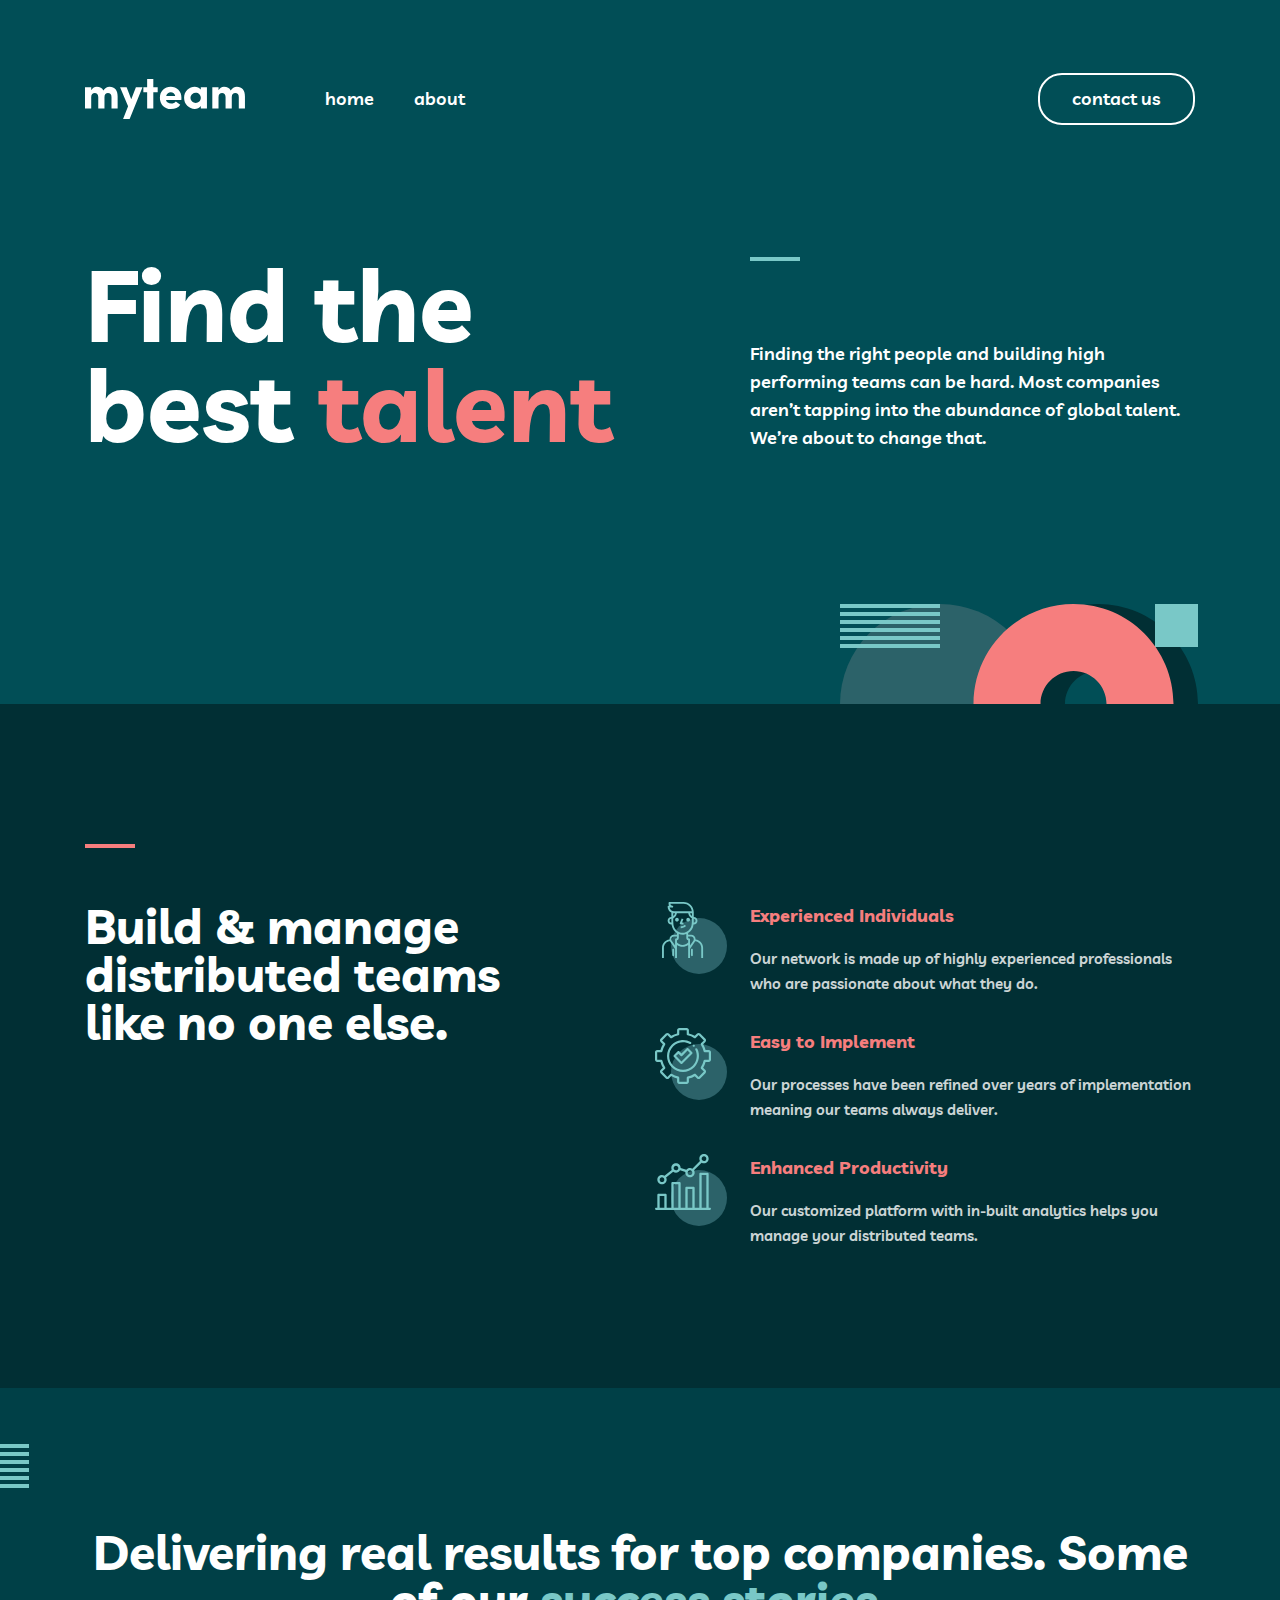
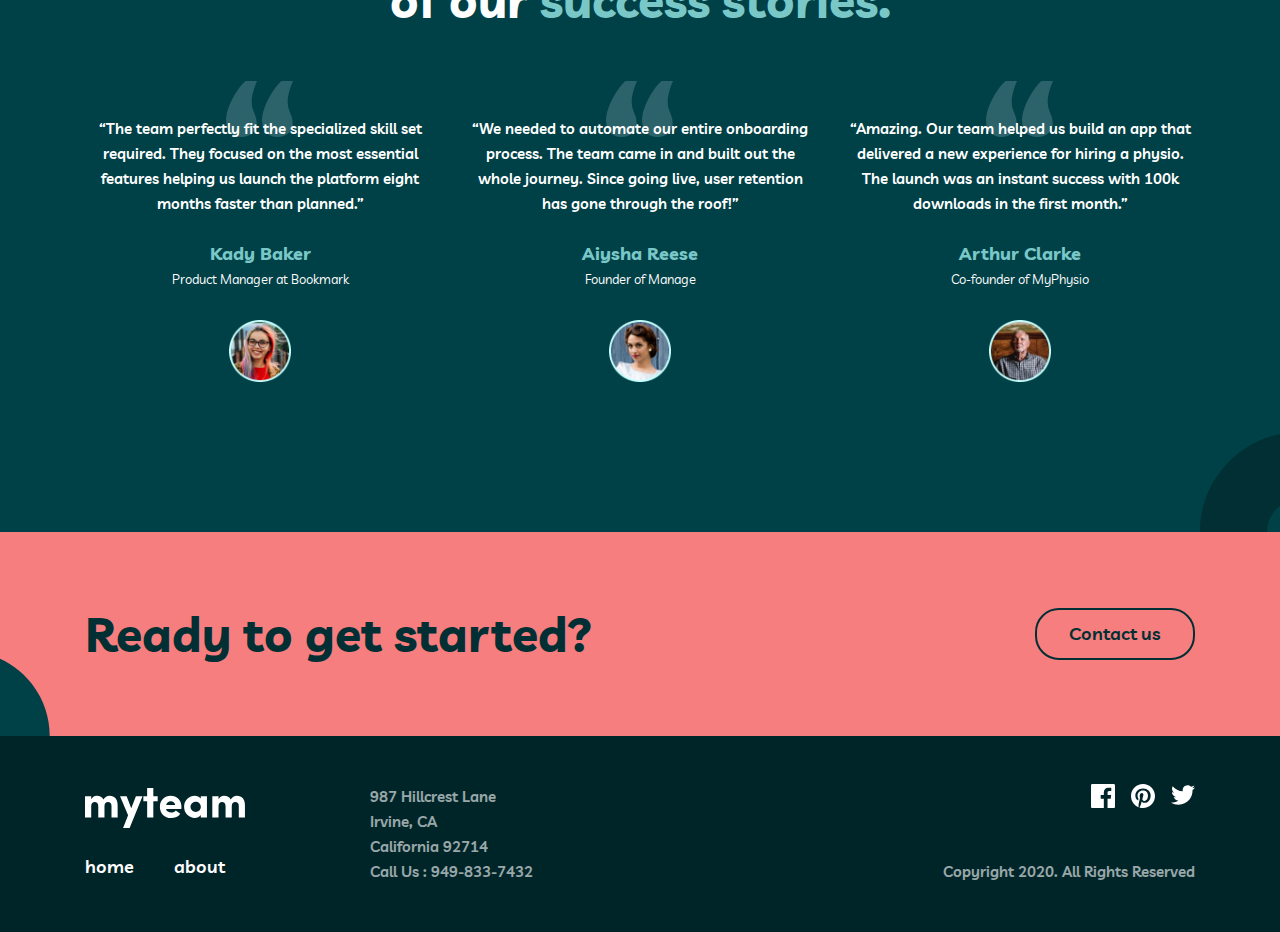
<file: index.html>
<!DOCTYPE html>
<html lang="en">
	<head>
		<meta charset="UTF-8" />
		<meta http-equiv="X-UA-Compatible" content="IE=edge" />
		<meta name="viewport" content="width=device-width, initial-scale=1.0" />
		<title>9-dars</title>
		<link rel="stylesheet" href="./css/main.css" />
	</head>
	<body>
		<header class="header">
			<div class="container">
				<div class="header__inner">
					<a class="header__site-logo" href="./index.html">
						<img
							class="header__img"
							src="./images/myteam.svg"
							alt="site logo"
							width="160"
							height="40"
						/>
					</a>

					<nav class="header__nav nav">
						<ol class="nav__list">
							<li class="nav__item"><a class="nav__link" href="#">home</a></li>
							<li class="nav__item"><a class="nav__link" href="./about.html">about</a></li>
							<li class="nav__item"><a class="nav__link" href="#">contact us</a></li>
						</ol>
					</nav>

					<button class="burger-button">&#9776;</button>
				</div>
			</div>
		</header>

		<main class="site-main">
			<section class="hero">
				<div class="container">
					<div class="hero__inner">
						<div class="hero__titlebox">
							<h1 class="hero__title">
								Find the <br />
								best <mark>talent</mark>
							</h1>
						</div>


						<div class="hero__textbox">
							<p class="hero__text">
								Finding the right people and building high performing teams can
								be hard. Most companies aren’t tapping into the abundance of
								global talent. We’re about to change that.
							</p>
						</div>
					</div>
				</div>
			</section>

			<section class="build">
				<div class="container">
					<div class="build__inner">
						<div class="build__allbox">
							<div class="build__titlebox">
								<h2 class="build__title">
									Build & manage distributed teams like no one else.
								</h2>
							</div>
							<div class="build__infobox">
								<ol class="build__list">
									<li class="build__item">
										<strong class="build__subtitle">Experienced Individuals</strong>
										<p class="build__text">
											Our network is made up of highly experienced professionals
											who are passionate about what they do.
										</p>
									</li>
									<li class="build__item">
										<strong class="build__subtitle">Easy to Implement</strong>
										<p class="build__text">
											Our processes have been refined over years of
											implementation meaning our teams always deliver.
										</p>
									</li>
									<li class="build__item">
										<strong class="build__subtitle">Enhanced Productivity</strong>
										<p class="build__text">
											Our customized platform with in-built analytics helps you
											manage your distributed teams.
										</p>
									</li>
								</ol>
							</div>
						</div>
					</div>
				</div>
			</section>

			<section class="succes">
				<div class="container">
					<div class="succes__titlebox">
						<h2 class="succes__title">
							Delivering real results for top companies. Some of our
							<mark> success stories.</mark>
						</h2>
					</div>

					<ul class="succes__list">
						<li class="succes__item">
							<p class="succes__text">
								“The team perfectly fit the specialized skill set required. They
								focused on the most essential features helping us launch the
								platform eight months faster than planned.”
							</p>
							<strong class="succes__name">Kady Baker</strong>
							<span class="succes__job">Product Manager at Bookmark</span>
							<img
								class="succes__photo"
								src="./images/Oval.png"
								alt="img"
								srcset="./images/Oval.png 1x, ./images/Oval@2x.png 2x"
							/>
						</li>

						<li class="succes__item">
							<p class="succes__text">
								“We needed to automate our entire onboarding process. The team
								came in and built out the whole journey. Since going live, user
								retention has gone through the roof!”
							</p>
							<strong class="succes__name">Aiysha Reese</strong>
							<span class="succes__job">Founder of Manage</span>
							<img
								class="succes__photo"
								src="./images/Oval2.png"
								alt="img"
								srcset="./images/Oval2.png 1x, ./images/Oval2@2x.png 2x"
							/>
						</li>

						<li class="succes__item">
							<p class="succes__text">
								“Amazing. Our team helped us build an app that delivered a new
								experience for hiring a physio. The launch was an instant
								success with 100k downloads in the first month.”
							</p>
							<strong class="succes__name">Arthur Clarke</strong>
							<span class="succes__job">Co-founder of MyPhysio</span>
							<img
								class="succes__photo"
								src="./images/Oval3.png"
								alt="img"
								srcset="./images/Oval3.png 1x, ./images/Oval3@2x.png 2x"
							/>
						</li>
					</ul>
				</div>
			</section>

			<section class="ready">
				<div class="container">
					<div class="ready__inner">
						<h2 class="ready__title">Ready to get started?</h2>

						<a href="#" class="ready__btn">Contact us</a>
					</div>
				</div>
			</section>
		</main>

		<footer class="site-footer footer">
			<div class="container">
				<div class="footer__inner">
					<div class="footer__left">
						<div class="footer__links">
							<a href="index.html" class="footer__site-logo">
								<img
									class="footer__img"
									src="./images/myteam.svg"
									alt="site logo"
								/>
							</a>
							<ol class="footer__list">
								<li class="footer__item">
									<a class="footer__link" href="index.html">home</a>
								</li>
								<li class="footer__item">
									<a class="footer__link" href="about.html">about</a>
								</li>
							</ol>
						</div>
						<div class="footer__infobox">
							<span class="footer__text">987 Hillcrest Lane</span>
							<span class="footer__text">Irvine, CA </span>
							<span class="footer__text">California 92714 </span>
							<span class="footer__text">Call Us : 949-833-7432</span>
						</div>
					</div>

					<div class="footer__right">
						<div class="footer__smedia">
							<a class="footer__sitem" href="https://www.facebook.com/">
								<img
									class="footer__simg"
									src="./images/facebook.svg"
									alt="Facebook icon"
								/>
							</a>
							<a class="footer__sitem" href="https://www.pinterest.ru/">
								<img
									class="footer__simg"
									src="./images/pinterres.svg"
									alt="Pinterest icon"
								/>
							</a>
							<a class="footer__simg" href="https://twitter.com/twitter">
								<img
									class="footer__sitem"
									src="./images/twitter.svg"
									alt="twiter icon"
								/>
							</a>
						</div>
						<span class="footer__copyright">
							Copyright 2020. All Rights Reserved
						</span>
					</div>
				</div>
			</div>
		</footer>
	</body>
</html>
</file>
<file: css/main.css>
@charset "UTF-8";
/* livvic-regular - latin */
@font-face {
  font-family: 'Livvic';
  font-style: normal;
  font-weight: 400;
  font-display: swap;
  src: url("../fonts/livvic-v13-latin-regular.woff2") format("woff2"), url("../fonts/livvic-v13-latin-regular.woff") format("woff");
  /* Chrome 6+, Firefox 3.6+, IE 9+, Safari 5.1+ */
}

/* livvic-600 - latin */
@font-face {
  font-family: 'Livvic';
  font-style: normal;
  font-weight: 600;
  font-display: swap;
  src: url("../fonts/livvic-v13-latin-600.woff2") format("woff2"), url("../fonts/livvic-v13-latin-600.woff") format("woff");
  /* Chrome 6+, Firefox 3.6+, IE 9+, Safari 5.1+ */
}

/* livvic-700 - latin */
@font-face {
  font-family: 'Livvic';
  font-style: normal;
  font-weight: 700;
  font-display: swap;
  src: url("../fonts/livvic-v13-latin-700.woff2") format("woff2"), url("../fonts/livvic-v13-latin-700.woff") format("woff");
  /* Chrome 6+, Firefox 3.6+, IE 9+, Safari 5.1+ */
}

/*! normalize.css v8.0.1 | MIT License | github.com/necolas/normalize.css */
/* Document
   ========================================================================== */
/**
 * 1. Correct the line height in all browsers.
 * 2. Prevent adjustments of font size after orientation changes in iOS.
 */
html {
  line-height: 1.15;
  /* 1 */
  -webkit-text-size-adjust: 100%;
  /* 2 */
}

/* Sections
   ========================================================================== */
/**
 * Remove the margin in all browsers.
 */
body {
  margin: 0;
}

/**
 * Render the `main` element consistently in IE.
 */
main {
  display: block;
}

/**
 * Correct the font size and margin on `h1` elements within `section` and
 * `article` contexts in Chrome, Firefox, and Safari.
 */
h1 {
  font-size: 2em;
  margin: 0.67em 0;
}

/* Grouping content
   ========================================================================== */
/**
 * 1. Add the correct box sizing in Firefox.
 * 2. Show the overflow in Edge and IE.
 */
hr {
  -webkit-box-sizing: content-box;
          box-sizing: content-box;
  /* 1 */
  height: 0;
  /* 1 */
  overflow: visible;
  /* 2 */
}

/**
 * 1. Correct the inheritance and scaling of font size in all browsers.
 * 2. Correct the odd `em` font sizing in all browsers.
 */
pre {
  font-family: monospace, monospace;
  /* 1 */
  font-size: 1em;
  /* 2 */
}

/* Text-level semantics
   ========================================================================== */
/**
 * Remove the gray background on active links in IE 10.
 */
a {
  background-color: transparent;
}

/**
 * 1. Remove the bottom border in Chrome 57-
 * 2. Add the correct text decoration in Chrome, Edge, IE, Opera, and Safari.
 */
abbr[title] {
  border-bottom: none;
  /* 1 */
  text-decoration: underline;
  /* 2 */
  -webkit-text-decoration: underline dotted;
          text-decoration: underline dotted;
  /* 2 */
}

/**
 * Add the correct font weight in Chrome, Edge, and Safari.
 */
b,
strong {
  font-weight: bolder;
}

/**
 * 1. Correct the inheritance and scaling of font size in all browsers.
 * 2. Correct the odd `em` font sizing in all browsers.
 */
code,
kbd,
samp {
  font-family: monospace, monospace;
  /* 1 */
  font-size: 1em;
  /* 2 */
}

/**
 * Add the correct font size in all browsers.
 */
small {
  font-size: 80%;
}

/**
 * Prevent `sub` and `sup` elements from affecting the line height in
 * all browsers.
 */
sub,
sup {
  font-size: 75%;
  line-height: 0;
  position: relative;
  vertical-align: baseline;
}

sub {
  bottom: -0.25em;
}

sup {
  top: -0.5em;
}

/* Embedded content
   ========================================================================== */
/**
 * Remove the border on images inside links in IE 10.
 */
img {
  border-style: none;
}

/* Forms
   ========================================================================== */
/**
 * 1. Change the font styles in all browsers.
 * 2. Remove the margin in Firefox and Safari.
 */
button,
input,
optgroup,
select,
textarea {
  font-family: inherit;
  /* 1 */
  font-size: 100%;
  /* 1 */
  line-height: 1.15;
  /* 1 */
  margin: 0;
  /* 2 */
}

/**
 * Show the overflow in IE.
 * 1. Show the overflow in Edge.
 */
button,
input {
  /* 1 */
  overflow: visible;
}

/**
 * Remove the inheritance of text transform in Edge, Firefox, and IE.
 * 1. Remove the inheritance of text transform in Firefox.
 */
button,
select {
  /* 1 */
  text-transform: none;
}

/**
 * Correct the inability to style clickable types in iOS and Safari.
 */
button,
[type="button"],
[type="reset"],
[type="submit"] {
  -webkit-appearance: button;
}

/**
 * Remove the inner border and padding in Firefox.
 */
button::-moz-focus-inner,
[type="button"]::-moz-focus-inner,
[type="reset"]::-moz-focus-inner,
[type="submit"]::-moz-focus-inner {
  border-style: none;
  padding: 0;
}

/**
 * Restore the focus styles unset by the previous rule.
 */
button:-moz-focusring,
[type="button"]:-moz-focusring,
[type="reset"]:-moz-focusring,
[type="submit"]:-moz-focusring {
  outline: 1px dotted ButtonText;
}

/**
 * Correct the padding in Firefox.
 */
fieldset {
  padding: 0.35em 0.75em 0.625em;
}

/**
 * 1. Correct the text wrapping in Edge and IE.
 * 2. Correct the color inheritance from `fieldset` elements in IE.
 * 3. Remove the padding so developers are not caught out when they zero out
 *    `fieldset` elements in all browsers.
 */
legend {
  -webkit-box-sizing: border-box;
          box-sizing: border-box;
  /* 1 */
  color: inherit;
  /* 2 */
  display: table;
  /* 1 */
  max-width: 100%;
  /* 1 */
  padding: 0;
  /* 3 */
  white-space: normal;
  /* 1 */
}

/**
 * Add the correct vertical alignment in Chrome, Firefox, and Opera.
 */
progress {
  vertical-align: baseline;
}

/**
 * Remove the default vertical scrollbar in IE 10+.
 */
textarea {
  overflow: auto;
}

/**
 * 1. Add the correct box sizing in IE 10.
 * 2. Remove the padding in IE 10.
 */
[type="checkbox"],
[type="radio"] {
  -webkit-box-sizing: border-box;
          box-sizing: border-box;
  /* 1 */
  padding: 0;
  /* 2 */
}

/**
 * Correct the cursor style of increment and decrement buttons in Chrome.
 */
[type="number"]::-webkit-inner-spin-button,
[type="number"]::-webkit-outer-spin-button {
  height: auto;
}

/**
 * 1. Correct the odd appearance in Chrome and Safari.
 * 2. Correct the outline style in Safari.
 */
[type="search"] {
  -webkit-appearance: textfield;
  /* 1 */
  outline-offset: -2px;
  /* 2 */
}

/**
 * Remove the inner padding in Chrome and Safari on macOS.
 */
[type="search"]::-webkit-search-decoration {
  -webkit-appearance: none;
}

/**
 * 1. Correct the inability to style clickable types in iOS and Safari.
 * 2. Change font properties to `inherit` in Safari.
 */
::-webkit-file-upload-button {
  -webkit-appearance: button;
  /* 1 */
  font: inherit;
  /* 2 */
}

/* Interactive
   ========================================================================== */
/*
 * Add the correct display in Edge, IE 10+, and Firefox.
 */
details {
  display: block;
}

/*
 * Add the correct display in all browsers.
 */
summary {
  display: list-item;
}

/* Misc
   ========================================================================== */
/**
 * Add the correct display in IE 10+.
 */
template {
  display: none;
}

/**
 * Add the correct display in IE 10.
 */
[hidden] {
  display: none;
}

html {
  scroll-behavior: smooth;
}

*, *::after, *::before {
  -webkit-box-sizing: border-box;
          box-sizing: border-box;
}

body {
  margin: 0;
  padding: 0;
  overflow-x: hidden;
  font-family: 'Livvic','Arial',sans-serif;
}

img {
  vertical-align: middle;
  -o-object-fit: cover;
     object-fit: cover;
}

.visually-hidden {
  position: absolute;
  width: 1px;
  height: 1px;
  margin: -1px;
  padding: 0;
  overflow: hidden;
  border: 0;
  clip: rect(0 0 0 0);
}

.container {
  max-width: 1150px;
  width: 100%;
  margin: 0 auto;
  padding: 0 20px;
}

.header {
  padding-top: 73px;
  padding-bottom: 129px;
  background-color: #014E56;
}

.header__inner {
  display: -webkit-box;
  display: -ms-flexbox;
  display: flex;
  -webkit-box-align: center;
      -ms-flex-align: center;
          align-items: center;
}

.nav {
  width: 100%;
}

.nav__list {
  display: -webkit-box;
  display: -ms-flexbox;
  display: flex;
  -webkit-box-align: center;
      -ms-flex-align: center;
          align-items: center;
  margin: 0;
  padding: 0;
  list-style-type: none;
  margin-left: 80px;
}

.nav__item:nth-child(1) {
  margin-right: 40px;
}

.nav__item:nth-child(3) {
  margin-left: auto;
}

.nav__item:nth-child(3) > .nav__link {
  padding: 10px 32px;
  border-radius: 24px;
  border: 2px solid #FFFFFF;
  -webkit-transition: all 0.2s ease;
  transition: all 0.2s ease;
}

.nav__link {
  display: inline-block;
  font-weight: 600;
  font-size: 18px;
  line-height: 28px;
  text-decoration: none;
  border-radius: 24px;
  color: #FFFFFF;
}

.nav__item:nth-child(3) > .nav__link:hover {
  color: #333;
  background-color: #FFFFFF;
}

.burger-button {
  display: none;
  margin-left: auto;
  font-size: 30px;
  color: #FFFFFF;
  background-color: #014E56;
  border: none;
}

@media only screen and (max-width: 768px) {
  .header {
    padding-top: 64px;
    padding-bottom: 112px;
  }
  .nav__list {
    margin-left: 48px;
  }
}

@media only screen and (max-width: 576px) {
  .header {
    padding-top: 48px;
    padding-bottom: 80px;
  }
  .nav {
    display: none;
  }
  .burger-button {
    display: inline-block;
  }
}

.hero {
  position: relative;
  overflow-x: hidden;
  padding-bottom: 250px;
  background-color: #014E56;
}

.hero::before {
  position: absolute;
  top: 0;
  left: calc(50% - 770px);
  display: inline-block;
  width: 100px;
  height: 200px;
  background-image: url("../images/hero-bg-image2.svg");
  background-repeat: no-repeat;
  content: "";
}

.hero::after {
  position: absolute;
  bottom: 0;
  left: calc(50% + 200px);
  display: inline-block;
  width: 358px;
  height: 100px;
  background-image: url("../images/hero-bg-image1.svg");
  background-repeat: no-repeat;
  content: "";
}

.hero__inner {
  display: -webkit-box;
  display: -ms-flexbox;
  display: flex;
  -webkit-box-align: center;
      -ms-flex-align: center;
          align-items: center;
}

.hero__titlebox {
  max-width: 635px;
  width: 100%;
  margin-right: 30px;
}

.hero__title {
  margin: 0;
  padding: 0;
  font-weight: 700;
  font-size: 100px;
  line-height: 100px;
  color: #FFFFFF;
}

.hero__title mark {
  color: #F67E7E;
  background-color: transparent;
}

.hero__textbox {
  position: relative;
  padding-top: 83px;
  max-width: 445px;
}

.hero__textbox ::before {
  position: absolute;
  top: 0;
  left: 0;
  display: inline-block;
  width: 50px;
  height: 4px;
  background-color: #79C8C7;
  content: "";
}

.hero__text {
  margin: 0;
  padding: 0;
  font-weight: 600;
  font-size: 18px;
  line-height: 28px;
  color: #FFFFFF;
}

@media only screen and (max-width: 768px) {
  .hero {
    position: relative;
    padding-bottom: 250px;
    background-color: #014E56;
  }
  .hero::before {
    display: none;
  }
  .hero::after {
    bottom: 0;
    left: calc(50% - 179px);
  }
  .hero__inner {
    display: -webkit-box;
    display: -ms-flexbox;
    display: flex;
    -webkit-box-align: center;
        -ms-flex-align: center;
            align-items: center;
    -webkit-box-orient: vertical;
    -webkit-box-direction: normal;
        -ms-flex-direction: column;
            flex-direction: column;
  }
  .hero__titlebox {
    width: 100%;
    margin-right: 0;
    margin-bottom: 24px;
    text-align: center;
  }
  .hero__title {
    font-size: 64px;
    line-height: 56px;
  }
  .hero__title mark {
    line-height: 56px;
  }
  .hero__textbox {
    max-width: 457px;
    padding-top: 0;
    text-align: center;
  }
  .hero__textbox ::before {
    display: none;
  }
  .hero__text {
    font-size: 15px;
    line-height: 28px;
  }
}

@media only screen and (max-width: 576px) {
  .hero__title {
    font-size: 40px;
    line-height: 40px;
  }
  .hero__title mark {
    line-height: 40px;
  }
  .hero__text {
    font-size: 15px;
    line-height: 28px;
  }
}

.build {
  position: relative;
  padding-top: 198px;
  padding-bottom: 140px;
  background-image: url("../images/build-bg-image1.svg");
  background-size: 300px 244px;
  background-position: calc(50% + 720px) bottom;
  background-repeat: no-repeat;
  background-color: #012F34;
}

.build__inner {
  display: -webkit-box;
  display: -ms-flexbox;
  display: flex;
  -webkit-box-align: center;
      -ms-flex-align: center;
          align-items: center;
  -webkit-box-align: start;
      -ms-flex-align: start;
          align-items: flex-start;
}

.build__allbox {
  display: -webkit-box;
  display: -ms-flexbox;
  display: flex;
  -webkit-box-align: center;
      -ms-flex-align: center;
          align-items: center;
  -webkit-box-align: start;
      -ms-flex-align: start;
          align-items: flex-start;
  width: 100%;
}

.build__titlebox {
  max-width: 445px;
  width: 100%;
  margin-right: 220px;
}

.build__title {
  position: relative;
  margin: 0;
  padding: 0;
  font-weight: 700;
  font-size: 48px;
  line-height: 48px;
  color: #FFFFFF;
}

.build__title::before {
  position: absolute;
  top: -58px;
  left: 0;
  display: inline-block;
  width: 50px;
  height: 4px;
  background-color: #F67E7E;
  content: '';
}

.build__infobox {
  max-width: 445px;
  width: 100%;
}

.build__list {
  margin: 0;
  padding: 0;
  list-style-type: none;
}

.build__item {
  position: relative;
  margin-top: 32px;
}

.build__item:nth-child(1) {
  margin-top: 0;
}

.build__item::before {
  position: absolute;
  z-index: 1000;
  top: 0;
  left: -95px;
  display: inline-block;
  width: 72px;
  height: 72px;
  background-image: url("../images/build-list-image1.svg");
  content: '';
}

.build__item:nth-child(2)::before {
  background-image: url("../images/build-list-image2.svg");
}

.build__item:nth-child(3)::before {
  background-image: url("../images/build-list-image3.svg");
}

.build__subtitle {
  display: inline-block;
  margin-bottom: 16px;
  font-weight: 700;
  font-size: 18px;
  line-height: 28px;
  color: #F67E7E;
}

.build__text {
  margin: 0;
  padding: 0;
  font-weight: 600;
  font-size: 15px;
  line-height: 25px;
  color: #FFFFFF;
  mix-blend-mode: normal;
  opacity: 0.8;
}

@media only screen and (max-width: 768px) {
  .build {
    padding-top: 136px;
    padding-bottom: 100px;
    background-position: right -100px top;
  }
  .build__inner {
    -webkit-box-pack: center;
        -ms-flex-pack: center;
            justify-content: center;
  }
  .build__allbox {
    -webkit-box-orient: vertical;
    -webkit-box-direction: normal;
        -ms-flex-direction: column;
            flex-direction: column;
    max-width: 573px;
    width: 100%;
  }
  .build__titlebox {
    margin-right: 0;
    margin-bottom: 64px;
  }
  .build__titlebox .build__title {
    font-size: 32px;
    line-height: 32px;
  }
  .build__titlebox .build__title::before {
    top: -32px;
  }
  .build__infobox {
    max-width: 478px;
    margin-left: 95px;
    width: 100%;
  }
}

@media only screen and (max-width: 576px) {
  .build {
    padding-top: 100px;
    padding-bottom: 64px;
  }
  .build__inner {
    -webkit-box-pack: center;
        -ms-flex-pack: center;
            justify-content: center;
  }
  .build__allbox {
    max-width: 100%;
  }
  .build__titlebox {
    max-width: 240px;
    width: 100%;
    margin-bottom: 56px;
  }
  .build__infobox {
    display: -webkit-box;
    display: -ms-flexbox;
    display: flex;
    -webkit-box-align: center;
        -ms-flex-align: center;
            align-items: center;
    -webkit-box-pack: center;
        -ms-flex-pack: center;
            justify-content: center;
    margin-left: 0;
    max-width: 100%;
  }
  .build__list {
    max-width: 327px;
  }
  .build__item {
    padding-top: 88px;
    margin-top: 48px;
    text-align: center;
  }
  .build__item:nth-child(1) {
    margin-top: 0;
  }
  .build__item::before {
    top: 0;
    left: calc(50% - 36px);
  }
}

.succes {
  padding-top: 140px;
  padding-bottom: 150px;
  background-image: url("../images/succes-bg-image1.svg"), url("../images/succes-bg-image2.svg");
  background-repeat: no-repeat;
  background-size: 147px 100px, 200px 100px;
  background-position: calc(50% - 685px) top, calc(50% + 660px) bottom;
  background-color: #004047;
}

.succes__titlebox {
  margin: 0 auto;
}

.succes__title {
  margin: 0;
  margin-bottom: 92px;
  padding: 0;
  font-weight: 700;
  font-size: 48px;
  line-height: 48px;
  text-align: center;
  color: #FFFFFF;
}

.succes__title mark {
  color: #79C8C7;
  background-color: transparent;
}

.succes__list {
  margin: 0;
  padding: 0;
  list-style-type: none;
  display: -webkit-box;
  display: -ms-flexbox;
  display: flex;
  -webkit-box-align: center;
      -ms-flex-align: center;
          align-items: center;
}

.succes__item {
  position: relative;
  z-index: 100;
  max-width: 350px;
  width: 100%;
  text-align: center;
}

.succes__item + .succes__item {
  margin-left: 30px;
}

.succes__item::before {
  position: absolute;
  z-index: -100;
  top: -35px;
  left: calc(50% - 34px);
  display: inline-block;
  width: 67px;
  height: 56px;
  background-image: url("../images/“.svg");
  content: '';
}

.succes__text {
  margin: 0;
  margin-bottom: 24px;
  padding: 0;
  font-weight: 600;
  font-size: 15px;
  line-height: 25px;
  color: #FFFFFF;
}

.succes__name {
  display: block;
  margin-bottom: 2px;
  font-weight: 700;
  font-size: 18px;
  line-height: 28px;
  color: #79C8C7;
}

.succes__job {
  display: block;
  margin-bottom: 32px;
  font-size: 13px;
  line-height: 18px;
  text-align: center;
  color: #FFFFFF;
}

.succes__photo {
  width: 62px;
  height: 62px;
}

@media only screen and (max-width: 768px) {
  .succes {
    padding-top: 100px;
    padding-bottom: 100px;
    background-position: left top, right bottom;
  }
  .succes__titlebox {
    max-width: 470px;
    width: 100%;
  }
  .succes__title {
    margin-bottom: 84px;
    font-size: 32px;
    line-height: 32px;
  }
  .succes__list {
    -webkit-box-orient: vertical;
    -webkit-box-direction: normal;
        -ms-flex-direction: column;
            flex-direction: column;
  }
  .succes__item {
    max-width: 573px;
  }
  .succes__item + .succes__item {
    margin-left: 0;
    margin-top: 84px;
  }
  .succes__text {
    margin-bottom: 16px;
  }
  .succes__job {
    margin-bottom: 16px;
  }
}

@media only screen and (max-width: 576px) {
  .succes {
    padding-top: 140px;
    padding-bottom: 164px;
  }
  .succes__titlebox {
    max-width: 327px;
  }
  .succes__item {
    max-width: 327px;
  }
}

.ready {
  padding-top: 76px;
  padding-bottom: 76px;
  background-image: url("../images/ready-bg-image1.svg");
  background-repeat: no-repeat;
  background-size: 200px 122px;
  background-position: calc(50% - 675px) bottom;
  background-color: #F67E7E;
}

.ready__inner {
  display: -webkit-box;
  display: -ms-flexbox;
  display: flex;
  -webkit-box-align: center;
      -ms-flex-align: center;
          align-items: center;
  -webkit-box-pack: justify;
      -ms-flex-pack: justify;
          justify-content: space-between;
}

.ready__title {
  margin: 0;
  padding: 0;
  font-weight: 700;
  font-size: 48px;
  line-height: 48px;
  color: #012F34;
}

.ready__btn {
  padding: 10px 32px;
  font-weight: 600;
  font-size: 18px;
  line-height: 28px;
  text-decoration: none;
  color: #012F34;
  border: 2px solid #012F34;
  border-radius: 24px;
  -webkit-transition: all 0.2s ease;
  transition: all 0.2s ease;
}

.ready__btn:hover {
  color: #FFFFFF;
  background-color: #012F34;
}

@media only screen and (max-width: 768px) {
  .ready {
    padding-top: 84px;
    padding-bottom: 84px;
    background-position: left -15px bottom -17px;
  }
  .ready__inner {
    padding: 0 77px;
  }
  .ready__title {
    font-size: 32px;
    line-height: 32px;
  }
}

@media only screen and (max-width: 576px) {
  .ready {
    padding-top: 83px;
    padding-bottom: 83px;
  }
  .ready__inner {
    -webkit-box-orient: vertical;
    -webkit-box-direction: normal;
        -ms-flex-direction: column;
            flex-direction: column;
    margin: 0 auto;
    padding: 0;
    max-width: 327px;
    width: 100%;
  }
  .ready__title {
    margin-bottom: 24px;
    text-align: center;
  }
}

.about-hero {
  position: relative;
  overflow-x: hidden;
  padding-bottom: 120px;
  background-image: url("../images/about-hero-bg-image1.svg");
  background-repeat: no-repeat;
  background-size: 300px 200px;
  background-position: calc(50% + 710px) bottom;
  background-color: #014E56;
}

.about-hero__inner {
  display: -webkit-box;
  display: -ms-flexbox;
  display: flex;
  -webkit-box-align: center;
      -ms-flex-align: center;
          align-items: center;
}

.about-hero__titlebox {
  max-width: 350px;
  width: 100%;
  margin-right: 30px;
}

.about-hero__title {
  margin: 0;
  padding: 0;
  font-weight: 700;
  font-size: 64px;
  line-height: 100px;
  color: #FFFFFF;
}

.about-hero__textbox {
  position: relative;
  padding-top: 83px;
  max-width: 735px;
}

.about-hero__textbox ::before {
  position: absolute;
  top: 0;
  left: 0;
  display: inline-block;
  width: 50px;
  height: 4px;
  background-color: #F67E7E;
  content: '';
}

.about-hero__text {
  margin: 0;
  padding: 0;
  font-weight: 600;
  font-size: 18px;
  line-height: 28px;
  color: #FFFFFF;
}

@media only screen and (max-width: 768px) {
  .about-hero {
    padding-bottom: 112px;
    background-position: right -100px bottom;
  }
  .about-hero__inner {
    display: -webkit-box;
    display: -ms-flexbox;
    display: flex;
    -webkit-box-align: center;
        -ms-flex-align: center;
            align-items: center;
    -webkit-box-orient: vertical;
    -webkit-box-direction: normal;
        -ms-flex-direction: column;
            flex-direction: column;
  }
  .about-hero__titlebox {
    width: 100%;
    margin-right: 0;
    margin-bottom: 24px;
    text-align: center;
  }
  .about-hero__title {
    font-size: 64px;
    line-height: 56px;
  }
  .about-hero__title mark {
    line-height: 56px;
  }
  .about-hero__textbox {
    max-width: 457px;
    padding-top: 0;
    text-align: center;
  }
  .about-hero__textbox ::before {
    display: none;
  }
  .about-hero__text {
    font-size: 15px;
    line-height: 28px;
  }
}

@media only screen and (max-width: 576px) {
  .about-hero {
    padding-bottom: 108px;
    background-position: right -100px bottom -100px;
  }
  .about-hero__title {
    font-size: 40px;
    line-height: 40px;
  }
  .about-hero__title mark {
    line-height: 40px;
  }
  .about-hero__text {
    font-size: 15px;
    line-height: 28px;
  }
}

.meet {
  padding-top: 140px;
  padding-bottom: 168px;
  background-image: url("../images/about-meet-bg-image1.svg"), url("../images/about-meet-bg-image2.svg");
  background-repeat: no-repeat;
  background-size: 300px 200px, 147px 100px;
  background-position: calc(50% - 720px) top, calc(50% + 700px) bottom;
  background-color: #004047;
}

.meet__title {
  display: block;
  margin: 0;
  margin-bottom: 64px;
  padding: 0;
  font-weight: 700;
  font-size: 48px;
  line-height: 48px;
  text-align: center;
  color: #ffffff;
}

.meet__list {
  display: -webkit-box;
  display: -ms-flexbox;
  display: flex;
  -webkit-box-align: center;
      -ms-flex-align: center;
          align-items: center;
  margin: 0;
  padding: 0;
  list-style-type: none;
  -ms-flex-wrap: wrap;
      flex-wrap: wrap;
}

.meet__item {
  position: relative;
  display: -webkit-box;
  display: -ms-flexbox;
  display: flex;
  -webkit-box-align: center;
      -ms-flex-align: center;
          align-items: center;
  -webkit-box-orient: vertical;
  -webkit-box-direction: normal;
      -ms-flex-direction: column;
          flex-direction: column;
  max-width: 350px;
  min-height: 253px;
  width: 100%;
  height: 100%;
  margin-right: 30px;
  margin-bottom: 76px;
  padding: 32px 48px 56px 48px;
  background-color: #012F34;
}

.meet__item:nth-child(3n + 3) {
  margin-right: 0;
}

.meet__item:nth-child(n + 4) {
  margin-bottom: 0;
}

.item__close {
  display: -webkit-box;
  display: -ms-flexbox;
  display: flex;
  -webkit-box-align: center;
      -ms-flex-align: center;
          align-items: center;
  -webkit-box-orient: vertical;
  -webkit-box-direction: normal;
      -ms-flex-direction: column;
          flex-direction: column;
}

.item__open {
  display: -webkit-box;
  display: -ms-flexbox;
  display: flex;
  -webkit-box-align: center;
      -ms-flex-align: center;
          align-items: center;
  -webkit-box-orient: vertical;
  -webkit-box-direction: normal;
      -ms-flex-direction: column;
          flex-direction: column;
  display: none;
}

.item__open .meet__subtitle {
  margin-bottom: 8px;
  font-weight: 700;
  font-size: 18px;
  line-height: 28px;
  text-align: center;
  color: #79C8C7;
}

.item__open .meet__text {
  margin: 0;
  margin-bottom: 24px;
  padding: 0;
  font-weight: 600;
  font-size: 15px;
  line-height: 25px;
  text-align: center;
  color: #FFFFFF;
}

.item__open .meet__link {
  margin-right: 16px;
  text-decoration: none;
}

.meet__img {
  width: 96px;
  height: 96px;
  text-align: center;
  margin-bottom: 16px;
}

.meet__name {
  display: block;
  font-weight: 700;
  font-size: 18px;
  line-height: 28px;
  text-align: center;
  color: #79C8C7;
}

.meet__job {
  display: block;
  font-size: 15px;
  line-height: 25px;
  text-align: center;
  color: #FFFFFF;
}

.meet__btn {
  position: absolute;
  display: -webkit-box;
  display: -ms-flexbox;
  display: flex;
  -webkit-box-align: center;
      -ms-flex-align: center;
          align-items: center;
  -webkit-box-pack: center;
      -ms-flex-pack: center;
          justify-content: center;
  bottom: -28px;
  left: calc(50% - 28px);
  width: 56px;
  height: 56px;
  background-color: #F67E7E;
  border: 0;
  border-radius: 50%;
  -webkit-transition: all 0.3s ease;
  transition: all 0.3s ease;
  cursor: pointer;
}

.meet__btn:hover {
  background-color: #79C8C7;
}

.meet__btn-close {
  background-color: #79C8C7;
  -webkit-transform: rotate(45deg);
          transform: rotate(45deg);
}

.meet__btn-close:hover {
  background-color: #F67E7E;
}

.meet__btnimg {
  width: 16px;
  height: 16px;
}

@media only screen and (max-width: 768px) {
  .meet {
    padding-top: 100px;
    padding-bottom: 128px;
    background-position: left -100px top, right bottom;
  }
  .meet__title {
    margin-bottom: 48px;
    font-size: 32px;
    line-height: 32px;
  }
  .meet__list {
    -webkit-box-pack: center;
        -ms-flex-pack: center;
            justify-content: center;
  }
  .meet__item {
    max-width: 281px;
    max-height: 253px;
    margin-right: 11px;
    margin-bottom: 76px;
  }
  .meet__item:nth-child(2n) {
    margin-right: 0;
  }
  .meet__item:nth-child(3) {
    margin-right: 11px;
  }
  .meet__item:nth-child(4) {
    margin-bottom: 76px;
  }
  .meet__item:nth-child(n + 5) {
    margin-bottom: 0;
  }
  .meet__item:nth-child(6) {
    background-color: #002529;
  }
}

@media only screen and (max-width: 576px) {
  .meet {
    padding-top: 88px;
    padding-bottom: 116px;
    background-position: left -100px top -100px, right bottom;
  }
  .meet__item {
    max-width: 100%;
    max-height: 253px;
    margin: 0;
  }
  .meet__item:nth-child(n) {
    margin: 0 0 52px 0;
  }
  .meet__item:nth-child(6) {
    margin: 0;
  }
}

.site-footer {
  padding-top: 48px;
  padding-bottom: 48px;
  background-color: #002529;
}

.footer__inner {
  display: -webkit-box;
  display: -ms-flexbox;
  display: flex;
  -webkit-box-align: center;
      -ms-flex-align: center;
          align-items: center;
}

.footer__left {
  display: -webkit-box;
  display: -ms-flexbox;
  display: flex;
  -webkit-box-align: center;
      -ms-flex-align: center;
          align-items: center;
}

.footer__links {
  margin-right: 125px;
}

.footer__site-logo {
  display: inline-block;
  margin-bottom: 25px;
  text-decoration: none;
}

.footer__img {
  width: 160px;
  height: 40px;
}

.footer__list {
  display: -webkit-box;
  display: -ms-flexbox;
  display: flex;
  -webkit-box-align: center;
      -ms-flex-align: center;
          align-items: center;
  margin: 0;
  padding: 0;
  list-style-type: none;
}

.footer__item:first-child {
  margin-right: 40px;
}

.footer__link {
  font-weight: 600;
  font-size: 18px;
  line-height: 28px;
  color: #FFFFFF;
  text-decoration: none;
}

.footer__infobox {
  width: 100%;
  max-width: 445px;
}

.footer__text {
  display: block;
  font-weight: 600;
  font-size: 15px;
  line-height: 25px;
  color: #FFFFFF;
  mix-blend-mode: normal;
  opacity: 0.6;
}

.footer__right {
  margin-left: auto;
}

.footer__smedia {
  display: -webkit-box;
  display: -ms-flexbox;
  display: flex;
  -webkit-box-align: center;
      -ms-flex-align: center;
          align-items: center;
  -webkit-box-pack: end;
      -ms-flex-pack: end;
          justify-content: flex-end;
  margin-bottom: 51px;
}

.footer__sitem {
  margin-right: 16px;
}

.footer__sitem:nth-child(3) {
  margin-right: 0;
}

.footer__simg {
  width: 24px;
  height: 24px;
}

.footer__copyright {
  display: block;
  font-weight: 600;
  font-size: 15px;
  line-height: 25px;
  text-align: right;
  color: #FFFFFF;
  mix-blend-mode: normal;
  opacity: 0.6;
}

@media only screen and (max-width: 768px) {
  .site-footer {
    padding-top: 56px;
    padding-bottom: 56px;
  }
  .footer__inner {
    -webkit-box-orient: vertical;
    -webkit-box-direction: normal;
        -ms-flex-direction: column;
            flex-direction: column;
  }
  .footer__left {
    -webkit-box-pack: justify;
        -ms-flex-pack: justify;
            justify-content: space-between;
    width: 100%;
    margin-bottom: 33px;
  }
  .footer__links {
    margin-right: 0;
  }
  .footer__site-logo {
    margin-bottom: 53px;
  }
  .footer__img {
    width: 96px;
    height: 24px;
  }
  .footer__item:first-child {
    margin-right: 24px;
  }
  .footer__link {
    font-size: 15px;
    line-height: 25px;
  }
  .footer__infobox {
    max-width: 280px;
    text-align: right;
  }
  .footer__right {
    display: -webkit-box;
    display: -ms-flexbox;
    display: flex;
    -webkit-box-align: center;
        -ms-flex-align: center;
            align-items: center;
    width: 100%;
    -webkit-box-pack: justify;
        -ms-flex-pack: justify;
            justify-content: space-between;
  }
  .footer__smedia {
    -webkit-box-pack: start;
        -ms-flex-pack: start;
            justify-content: start;
    margin-bottom: 0px;
    margin-right: auto;
  }
  .footer__sitem {
    margin-right: 16px;
  }
  .footer__sitem:nth-child(3) {
    margin-right: 0;
  }
}

@media only screen and (max-width: 564px) {
  .site-footer {
    padding-top: 66px;
    padding-bottom: 66px;
  }
  .footer__left {
    -webkit-box-orient: vertical;
    -webkit-box-direction: normal;
        -ms-flex-direction: column;
            flex-direction: column;
    margin-bottom: 40px;
  }
  .footer__links {
    margin-bottom: 24px;
  }
  .footer__site-logo {
    margin-bottom: 24px;
  }
  .footer__infobox {
    max-width: 100%;
    text-align: center;
  }
  .footer__right {
    -webkit-box-orient: vertical;
    -webkit-box-direction: normal;
        -ms-flex-direction: column;
            flex-direction: column;
  }
  .footer__smedia {
    margin-right: 0;
    margin-bottom: 16px;
  }
}
/*# sourceMappingURL=main.css.map */
</file>
